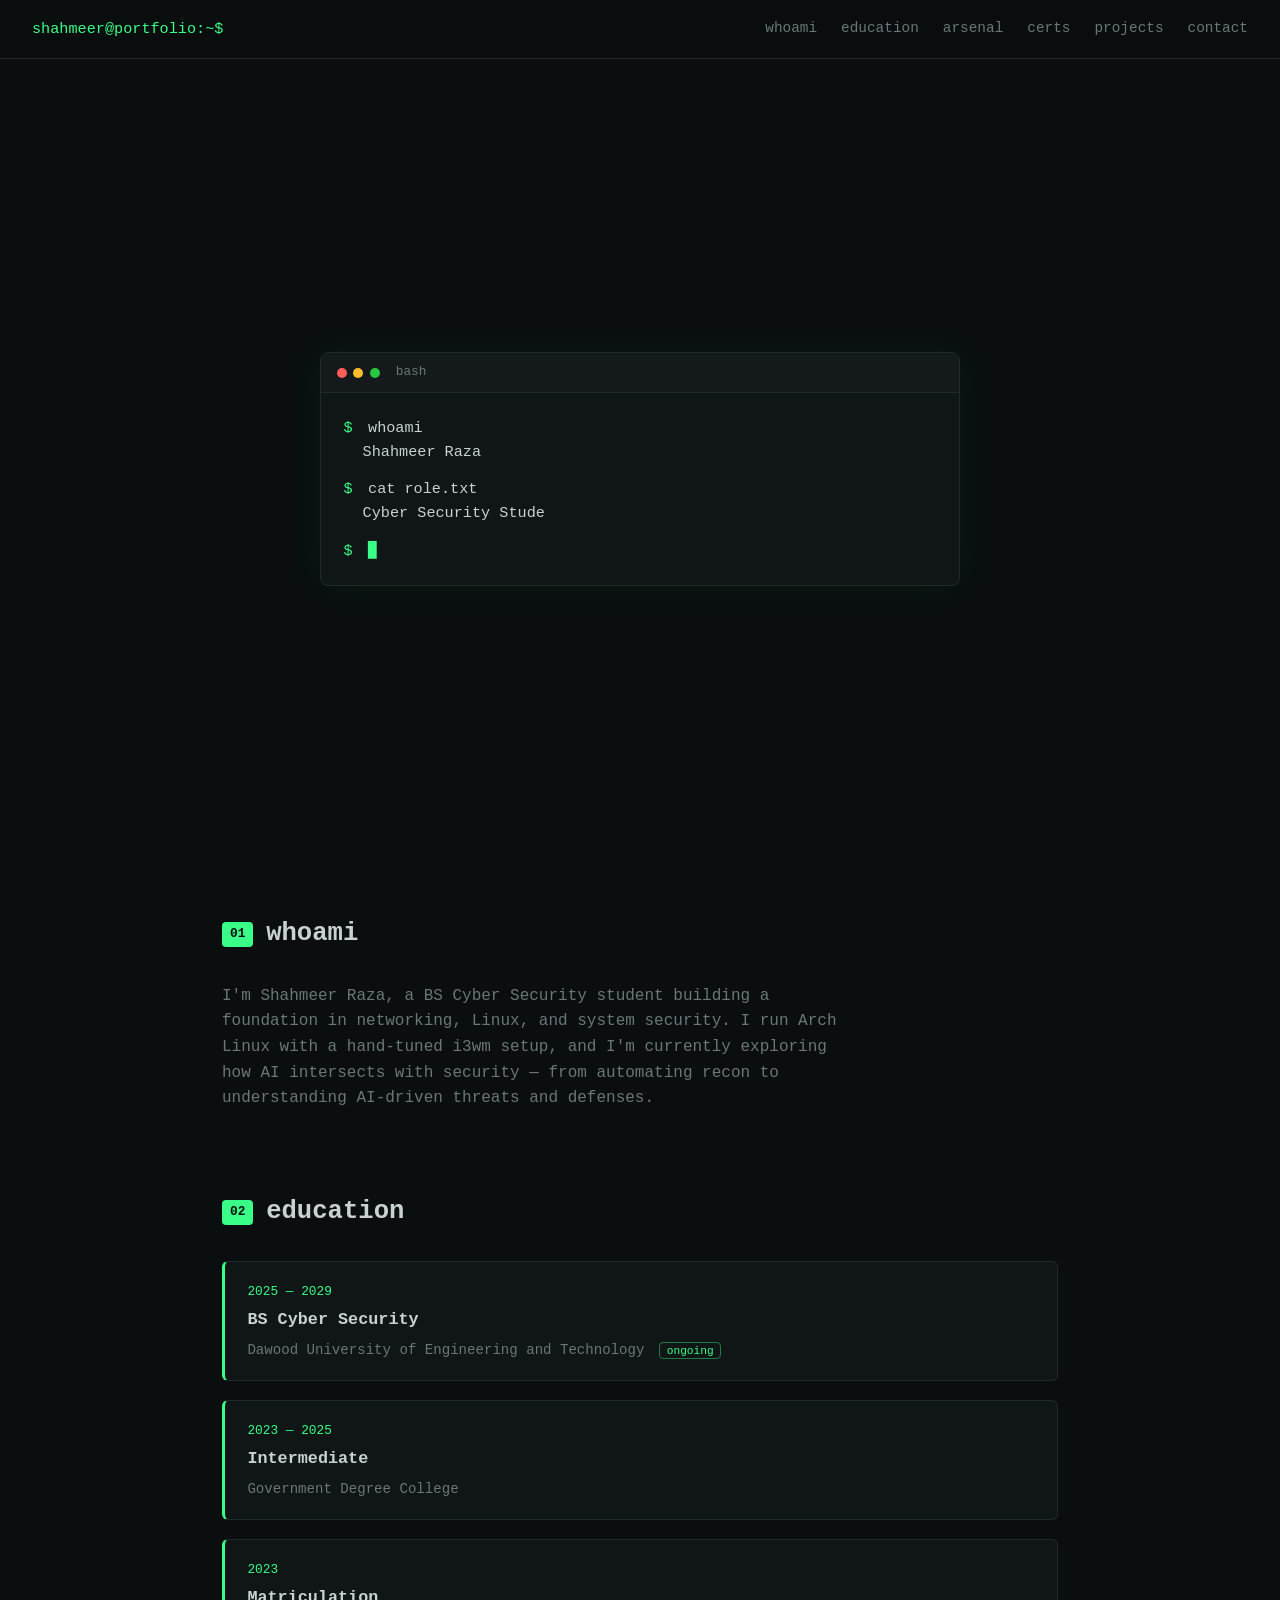
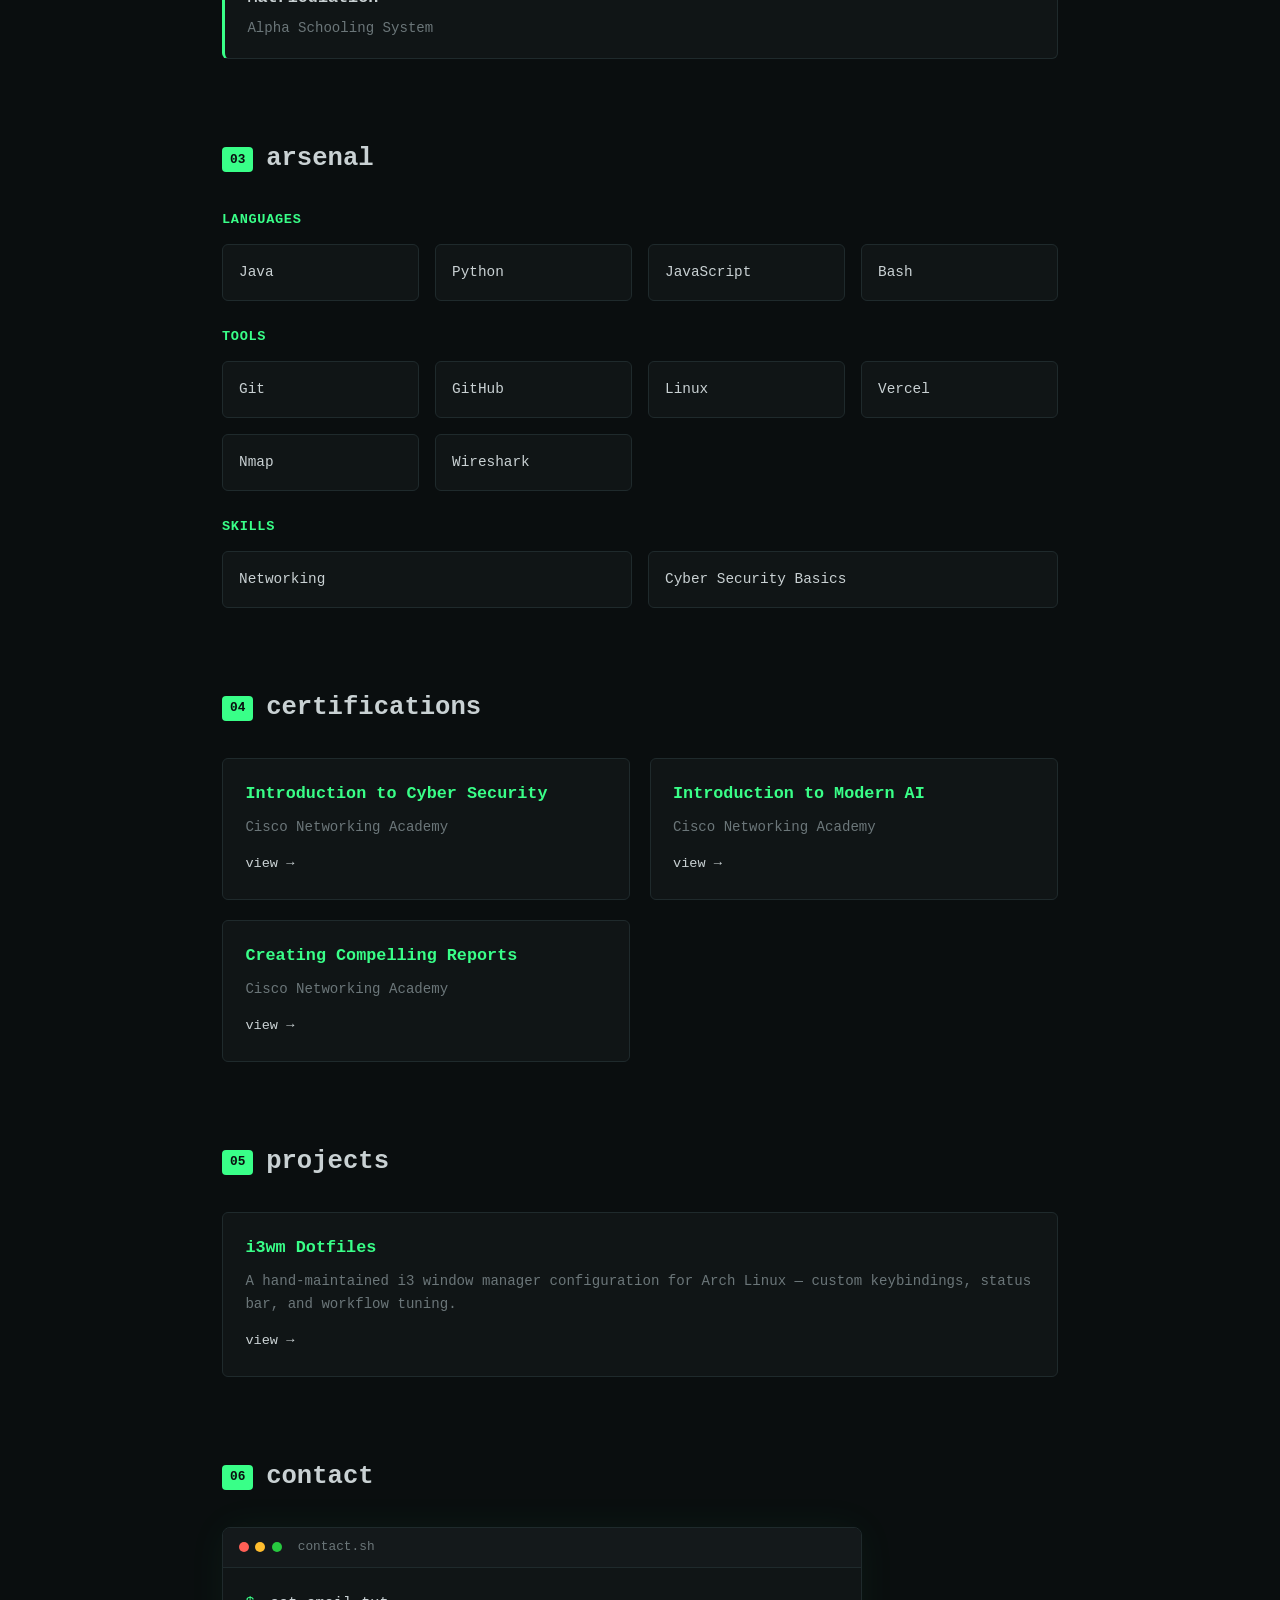
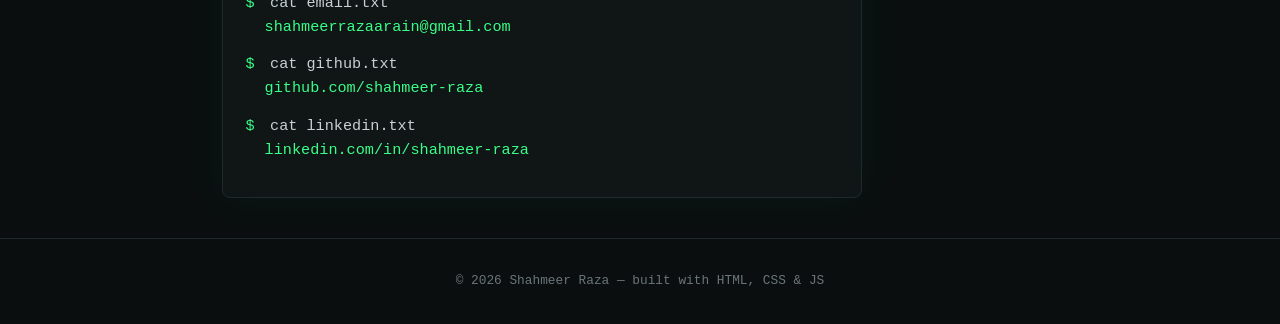
<file: index.html>
<!DOCTYPE html>
<html lang="en">
<head>
<meta charset="UTF-8">
<meta name="viewport" content="width=device-width, initial-scale=1.0">
<title>Shahmeer Raza</title>
<link rel="stylesheet" href="style.css">
</head>
<body>

<nav class="navbar">
  <div class="logo">shahmeer<span class="blink">@</span>portfolio:~$</div>
  <ul class="nav-links">
    <li><a href="#about">whoami</a></li>
    <li><a href="#education">education</a></li>
    <li><a href="#skills">arsenal</a></li>
    <li><a href="#certifications">certs</a></li>
    <li><a href="#projects">projects</a></li>
    <li><a href="#contact">contact</a></li>
  </ul>
</nav>

<header class="hero" id="home">
  <div class="terminal">
    <div class="terminal-bar">
      <span class="dot red"></span><span class="dot yellow"></span><span class="dot green"></span>
      <span class="terminal-title">bash</span>
    </div>
    <div class="terminal-body">
      <p><span class="prompt">$</span> whoami</p>
      <p class="output">Shahmeer Raza</p>
      <p><span class="prompt">$</span> cat role.txt</p>
      <p class="output" id="typewriter"></p>
      <p><span class="prompt">$</span> <span class="cursor">▊</span></p>
    </div>
  </div>
</header>

<section id="about" class="section">
  <h2><span class="tag">01</span> whoami</h2>
  <p class="about-text">
    I'm Shahmeer Raza, a BS Cyber Security student building a foundation in
    networking, Linux, and system security. I run Arch Linux with a hand-tuned
    i3wm setup, and I'm currently exploring how AI intersects with security —
    from automating recon to understanding AI-driven threats and defenses.
  </p>
</section>

<section id="education" class="section">
  <h2><span class="tag">02</span> education</h2>
  <div class="timeline">
    <div class="timeline-item">
      <div class="timeline-year">2025 — 2029</div>
      <h3>BS Cyber Security</h3>
      <p>Dawood University of Engineering and Technology <span class="status">ongoing</span></p>
    </div>
    <div class="timeline-item">
      <div class="timeline-year">2023 — 2025</div>
      <h3>Intermediate</h3>
      <p>Government Degree College</p>
    </div>
    <div class="timeline-item">
      <div class="timeline-year">2023</div>
      <h3>Matriculation</h3>
      <p>Alpha Schooling System</p>
    </div>
  </div>
</section>

<section id="skills" class="section">
  <h2><span class="tag">03</span> arsenal</h2>

  <h3 class="skill-subheading">languages</h3>
  <div class="skills-grid">
    <div class="skill-card">Java</div>
    <div class="skill-card">Python</div>
    <div class="skill-card">JavaScript</div>
    <div class="skill-card">Bash</div>
  </div>

  <h3 class="skill-subheading">tools</h3>
  <div class="skills-grid">
    <div class="skill-card">Git</div>
    <div class="skill-card">GitHub</div>
    <div class="skill-card">Linux</div>
    <div class="skill-card">Vercel</div>
    <div class="skill-card">Nmap</div>
    <div class="skill-card">Wireshark</div>
  </div>

  <h3 class="skill-subheading">skills</h3>
  <div class="skills-grid">
    <div class="skill-card">Networking</div>
    <div class="skill-card">Cyber Security Basics</div>
  </div>
</section>

<section id="certifications" class="section">
  <h2><span class="tag">04</span> certifications</h2>
  <div class="projects-grid certs-grid">
    <div class="project-card clickable" onclick="window.open('https://www.credly.com/badges/c094cd8d-8614-4144-8c09-9433ae8f89b5/public_url', '_blank')">
      <h3>Introduction to Cyber Security</h3>
      <p>Cisco Networking Academy</p>
      <a href="https://www.credly.com/badges/c094cd8d-8614-4144-8c09-9433ae8f89b5/public_url" target="_blank" onclick="event.stopPropagation()">view →</a>
    </div>
    <div class="project-card clickable" onclick="window.open('https://www.credly.com/badges/689061c9-4a42-4db1-a50c-837153b56709/public_url', '_blank')">
      <h3>Introduction to Modern AI</h3>
      <p>Cisco Networking Academy</p>
      <a href="https://www.credly.com/badges/689061c9-4a42-4db1-a50c-837153b56709/public_url" target="_blank" onclick="event.stopPropagation()">view →</a>
    </div>
    <div class="project-card clickable" onclick="window.open('https://www.credly.com/badges/eec60b96-b740-4bf0-8bd3-a4e6fe70ecad/public_url', '_blank')">
      <h3>Creating Compelling Reports</h3>
      <p>Cisco Networking Academy</p>
      <a href="https://www.credly.com/badges/eec60b96-b740-4bf0-8bd3-a4e6fe70ecad/public_url" target="_blank" onclick="event.stopPropagation()">view →</a>
    </div>
  </div>
</section>

<section id="projects" class="section">
  <h2><span class="tag">05</span> projects</h2>
  <div class="projects-grid">
    <div class="project-card clickable" onclick="window.open('https://github.com/shahmeer-raza/i3dots', '_blank')">
      <h3>i3wm Dotfiles</h3>
      <p>A hand-maintained i3 window manager configuration for Arch Linux — custom keybindings, status bar, and workflow tuning.</p>
      <a href="https://github.com/shahmeer-raza/i3dots" target="_blank" onclick="event.stopPropagation()">view →</a>
    </div>
  </div>
</section>

<section id="contact" class="section">
  <h2><span class="tag">06</span> contact</h2>
  <div class="terminal contact-terminal">
    <div class="terminal-bar">
      <span class="dot red"></span><span class="dot yellow"></span><span class="dot green"></span>
      <span class="terminal-title">contact.sh</span>
    </div>
    <div class="terminal-body">
      <p><span class="prompt">$</span> cat email.txt</p>
      <p class="output"><a href="mailto:shahmeerrazaarain@gmail.com">shahmeerrazaarain@gmail.com</a></p>
      <p><span class="prompt">$</span> cat github.txt</p>
      <p class="output"><a href="https://github.com/shahmeer-raza" target="_blank">github.com/shahmeer-raza</a></p>
      <p><span class="prompt">$</span> cat linkedin.txt</p>
      <p class="output"><a href="https://www.linkedin.com/in/shahmeer-raza171/" target="_blank">linkedin.com/in/shahmeer-raza</a></p>
    </div>
  </div>
</section>

<footer>
  <p>&copy; <span id="year"></span> Shahmeer Raza — built with HTML, CSS &amp; JS</p>
</footer>

<script src="script.js"></script>
</body>
</html>
</file>
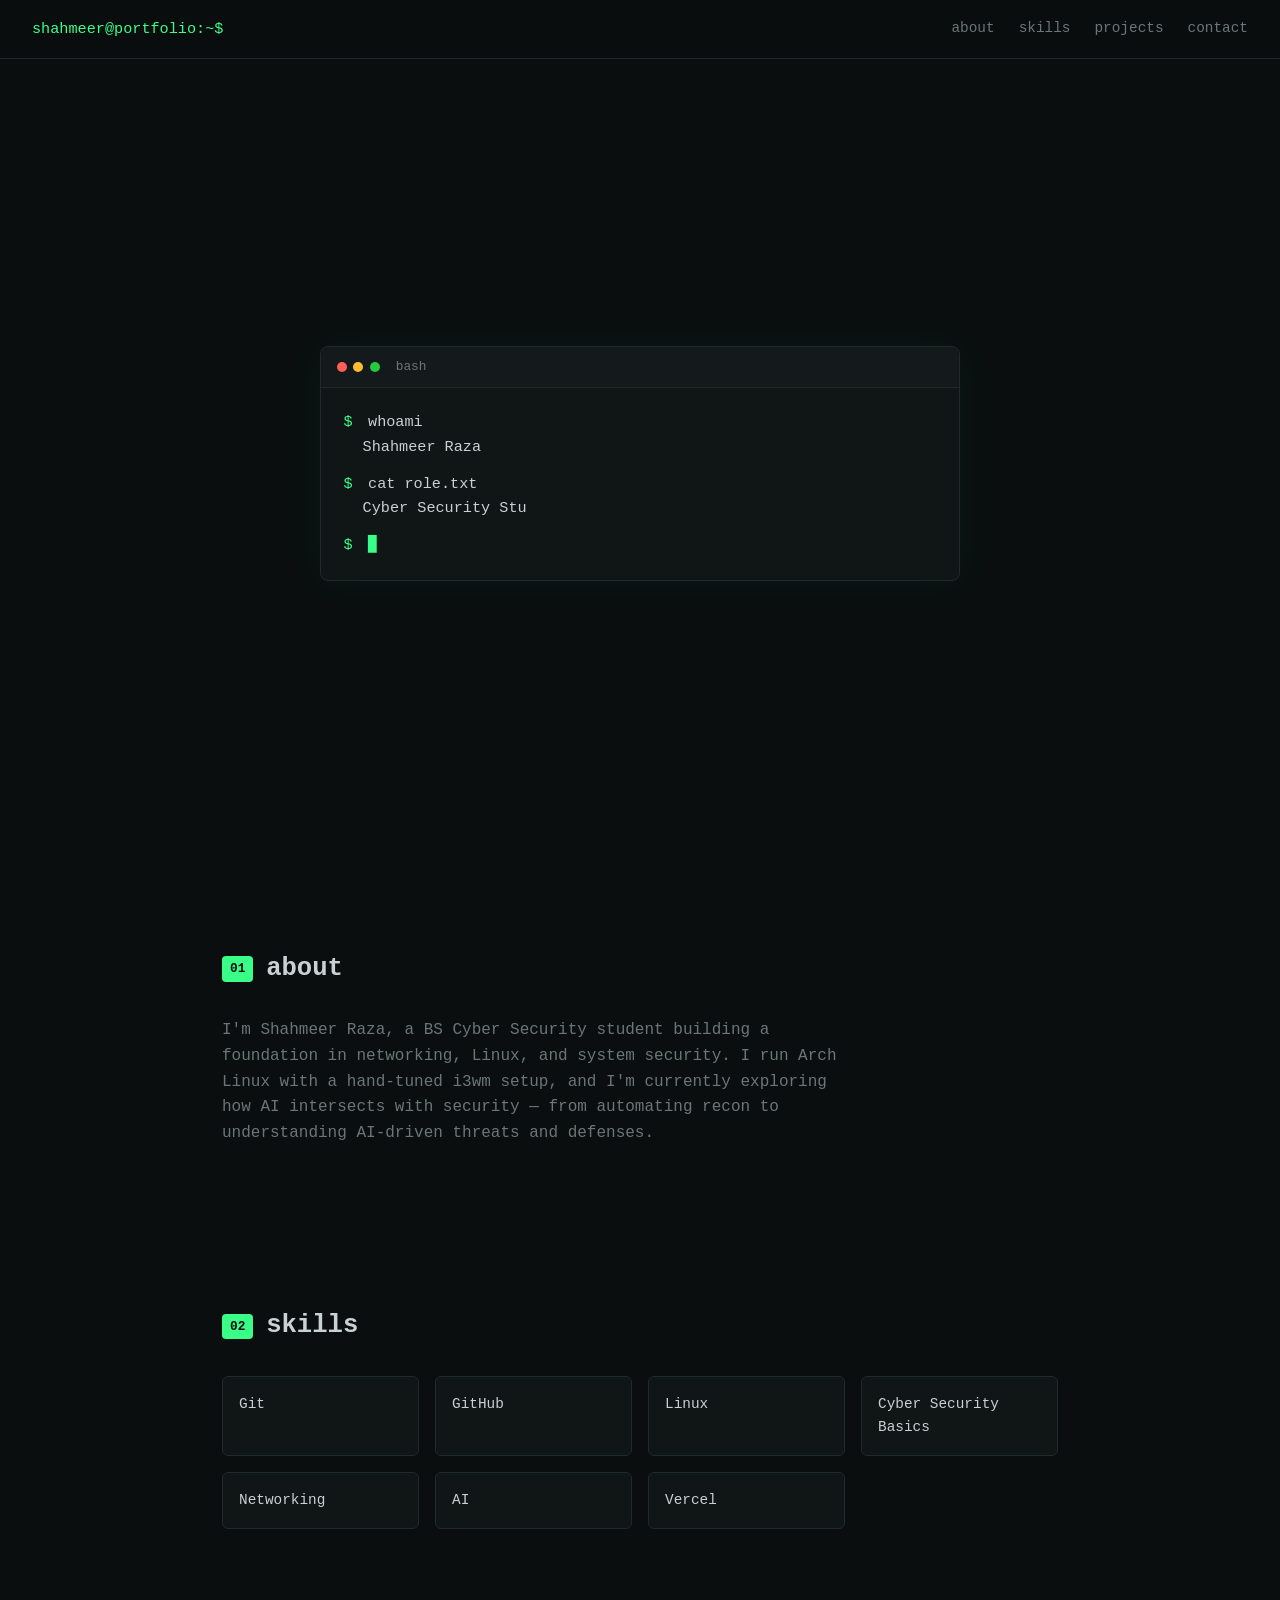
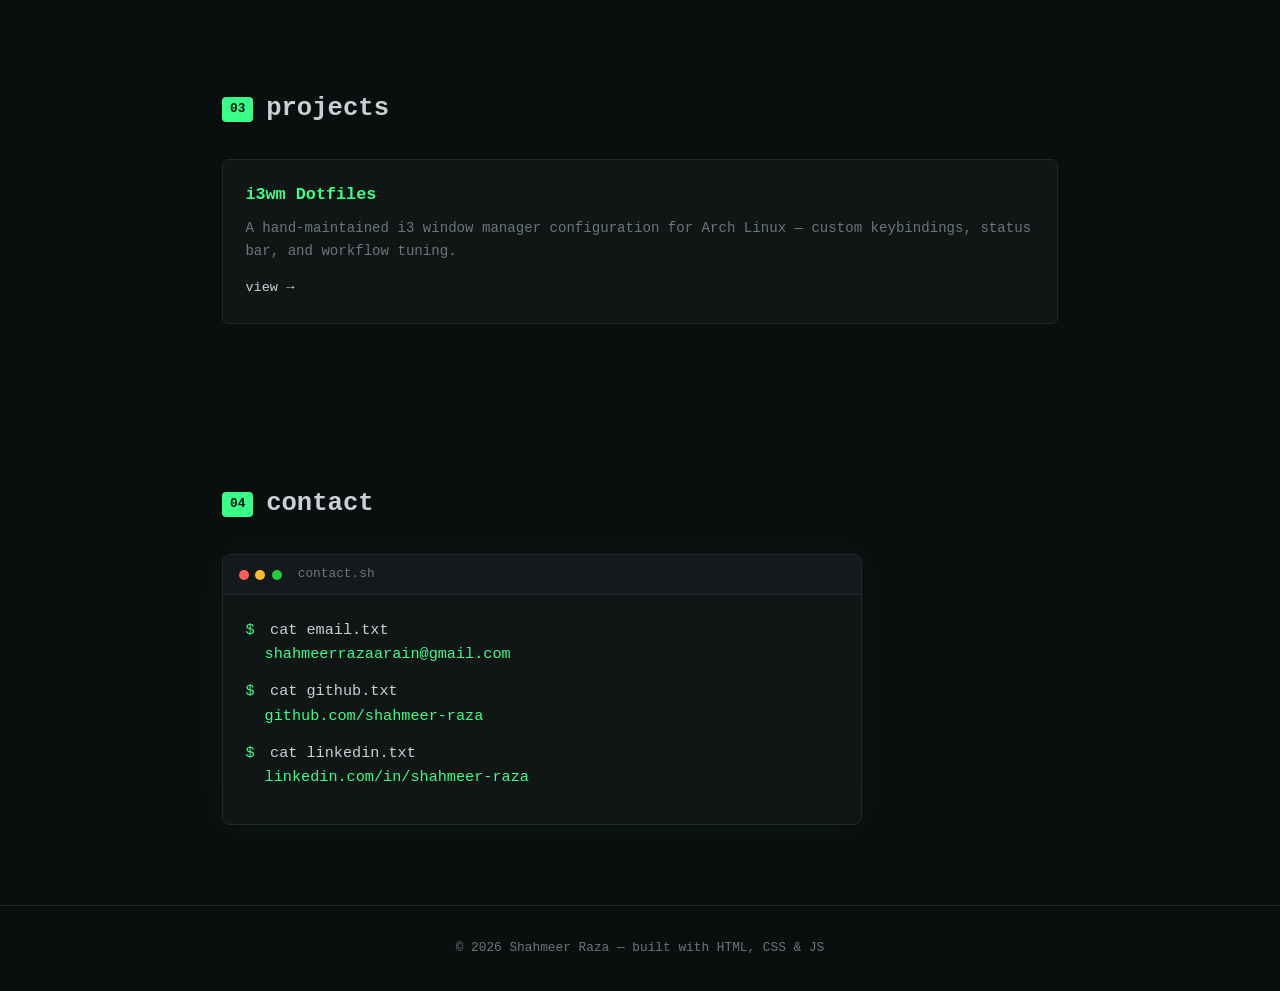
<file: Portfolio/index.html>
<!DOCTYPE html>
<html lang="en">
<head>
<meta charset="UTF-8">
<meta name="viewport" content="width=device-width, initial-scale=1.0">
<title>shahmeer@portfolio ~ </title>
<link rel="stylesheet" href="style.css">
</head>
<body>

<nav class="navbar">
  <div class="logo">shahmeer<span class="blink">@</span>portfolio:~$</div>
  <ul class="nav-links">
    <li><a href="#about">about</a></li>
    <li><a href="#skills">skills</a></li>
    <li><a href="#projects">projects</a></li>
    <li><a href="#contact">contact</a></li>
  </ul>
</nav>

<header class="hero" id="home">
  <div class="terminal">
    <div class="terminal-bar">
      <span class="dot red"></span><span class="dot yellow"></span><span class="dot green"></span>
      <span class="terminal-title">bash</span>
    </div>
    <div class="terminal-body">
      <p><span class="prompt">$</span> whoami</p>
      <p class="output">Shahmeer Raza</p>
      <p><span class="prompt">$</span> cat role.txt</p>
      <p class="output" id="typewriter"></p>
      <p><span class="prompt">$</span> <span class="cursor">▊</span></p>
    </div>
  </div>
</header>

<section id="about" class="section">
  <h2><span class="tag">01</span> about</h2>
  <p class="about-text">
    I'm Shahmeer Raza, a BS Cyber Security student building a foundation in
    networking, Linux, and system security. I run Arch Linux with a hand-tuned
    i3wm setup, and I'm currently exploring how AI intersects with security —
    from automating recon to understanding AI-driven threats and defenses.
  </p>
</section>

<section id="skills" class="section">
  <h2><span class="tag">02</span> skills</h2>
  <div class="skills-grid">
    <div class="skill-card">Git</div>
    <div class="skill-card">GitHub</div>
    <div class="skill-card">Linux</div>
    <div class="skill-card">Cyber Security Basics</div>
    <div class="skill-card">Networking</div>
    <div class="skill-card">AI</div>
    <div class="skill-card">Vercel</div>
  </div>
</section>

<section id="projects" class="section">
  <h2><span class="tag">03</span> projects</h2>
  <div class="projects-grid">
    <div class="project-card">
      <h3>i3wm Dotfiles</h3>
      <p>A hand-maintained i3 window manager configuration for Arch Linux — custom keybindings, status bar, and workflow tuning.</p>
      <a href="https://github.com/shahmeer-raza" target="_blank">view →</a>
    </div>
  </div>
</section>

<section id="contact" class="section">
  <h2><span class="tag">04</span> contact</h2>
  <div class="terminal contact-terminal">
    <div class="terminal-bar">
      <span class="dot red"></span><span class="dot yellow"></span><span class="dot green"></span>
      <span class="terminal-title">contact.sh</span>
    </div>
    <div class="terminal-body">
      <p><span class="prompt">$</span> cat email.txt</p>
      <p class="output"><a href="mailto:shahmeerrazaarain@gmail.com">shahmeerrazaarain@gmail.com</a></p>
      <p><span class="prompt">$</span> cat github.txt</p>
      <p class="output"><a href="https://github.com/shahmeer-raza" target="_blank">github.com/shahmeer-raza</a></p>
      <p><span class="prompt">$</span> cat linkedin.txt</p>
      <p class="output"><a href="https://www.linkedin.com/in/shahmeer-raza171/" target="_blank">linkedin.com/in/shahmeer-raza</a></p>
    </div>
  </div>
</section>

<footer>
  <p>&copy; <span id="year"></span> Shahmeer Raza — built with HTML, CSS &amp; JS</p>
</footer>

<script src="script.js"></script>
</body>
</html>
</file>
<file: style.css>
:root {
  --bg: #0a0e0f;
  --bg-alt: #101516;
  --green: #39ff88;
  --green-dim: #1e7a4a;
  --text: #c9d1d3;
  --text-dim: #6b7679;
  --border: #1f2a2c;
  --mono: "JetBrains Mono", "Fira Code", ui-monospace, monospace;
}

* { margin: 0; padding: 0; box-sizing: border-box; }

html, body {
  overflow-x: hidden;
  max-width: 100%;
}

body {
  background: var(--bg);
  color: var(--text);
  font-family: var(--mono);
  line-height: 1.6;
  padding-top: 64px;
}

/* Navbar */
.navbar {
  position: fixed;
  top: 0;
  left: 0;
  width: 100%;
  display: flex;
  flex-wrap: wrap;
  justify-content: space-between;
  align-items: center;
  gap: 0.6rem;
  padding: 1rem 2rem;
  background: rgba(10,14,15,0.9);
  backdrop-filter: blur(6px);
  border-bottom: 1px solid var(--border);
  z-index: 10;
}
.logo { color: var(--green); font-size: 0.95rem; }
.blink { animation: blink 1.2s infinite; }
@keyframes blink { 50% { opacity: 0; } }
.nav-links { display: flex; gap: 1.5rem; list-style: none; }
.nav-links a {
  color: var(--text-dim);
  text-decoration: none;
  font-size: 0.9rem;
  transition: color 0.2s;
}
.nav-links a:hover { color: var(--green); }

/* Hero */
.hero {
  min-height: 90vh;
  display: flex;
  align-items: center;
  justify-content: center;
  padding: 2rem 1rem;
}
.terminal {
  width: 100%;
  max-width: 640px;
  background: var(--bg-alt);
  border: 1px solid var(--border);
  border-radius: 8px;
  overflow: hidden;
  box-shadow: 0 0 40px rgba(57,255,136,0.05);
}
.terminal-bar {
  display: flex;
  align-items: center;
  gap: 0.4rem;
  padding: 0.6rem 1rem;
  background: #14191b;
  border-bottom: 1px solid var(--border);
}
.dot { width: 10px; height: 10px; border-radius: 50%; }
.red { background: #ff5f56; }
.yellow { background: #ffbd2e; }
.green { background: #27c93f; }
.terminal-title { margin-left: 0.6rem; color: var(--text-dim); font-size: 0.8rem; }
.terminal-body { padding: 1.4rem; font-size: 0.95rem; }
.prompt { color: var(--green); margin-right: 0.4rem; }
.output { color: var(--text); margin-bottom: 0.8rem; padding-left: 1.2rem; }
.cursor { animation: blink 1s infinite; color: var(--green); }

/* Sections */
.section { max-width: 900px; margin: 0 auto; padding: 2.5rem 2rem; }
.section h2 {
  font-size: 1.6rem;
  margin-bottom: 1.8rem;
  color: var(--text);
  display: flex;
  align-items: center;
  gap: 0.8rem;
}
.tag {
  font-size: 0.8rem;
  color: var(--bg);
  background: var(--green);
  padding: 0.15rem 0.5rem;
  border-radius: 4px;
}
.about-text { color: var(--text-dim); max-width: 65ch; }

/* Education Timeline */
.timeline {
  display: flex;
  flex-direction: column;
  gap: 1.2rem;
}
.timeline-item {
  background: var(--bg-alt);
  border: 1px solid var(--border);
  border-left: 3px solid var(--green);
  border-radius: 6px;
  padding: 1.2rem 1.4rem;
  transition: border-color 0.2s, transform 0.2s;
}
.timeline-item:hover { transform: translateY(-2px); }
.timeline-year {
  color: var(--green);
  font-size: 0.8rem;
  margin-bottom: 0.3rem;
}
.timeline-item h3 { color: var(--text); font-size: 1.05rem; margin-bottom: 0.3rem; }
.timeline-item p { color: var(--text-dim); font-size: 0.88rem; }

.status {
  font-size: 0.7rem;
  color: var(--green);
  border: 1px solid var(--green-dim);
  padding: 0.1rem 0.4rem;
  border-radius: 4px;
  margin-left: 0.4rem;
}

/* Skills */
.skill-subheading {
  color: var(--green);
  font-size: 0.85rem;
  text-transform: uppercase;
  letter-spacing: 0.05em;
  margin: 1.6rem 0 0.8rem;
}
.skill-subheading:first-of-type { margin-top: 0; }
.skills-grid {
  display: grid;
  grid-template-columns: repeat(auto-fit, minmax(180px, 1fr));
  gap: 1rem;
}
.skill-card {
  background: var(--bg-alt);
  border: 1px solid var(--border);
  padding: 1rem;
  border-radius: 6px;
  font-size: 0.9rem;
  transition: border-color 0.2s, transform 0.2s;
}
.skill-card:hover { border-color: var(--green-dim); transform: translateY(-2px); }

/* Projects */
.projects-grid {
  display: grid;
  grid-template-columns: repeat(auto-fit, minmax(240px, 1fr));
  gap: 1.2rem;
}
.project-card {
  background: var(--bg-alt);
  border: 1px solid var(--border);
  border-radius: 6px;
  padding: 1.4rem;
  transition: border-color 0.2s, transform 0.2s;
}
.project-card:hover { border-color: var(--green); transform: translateY(-3px); }
.project-card h3 { color: var(--green); margin-bottom: 0.5rem; font-size: 1.05rem; }
.project-card p { color: var(--text-dim); font-size: 0.88rem; margin-bottom: 0.8rem; }
.project-card a { color: var(--text); font-size: 0.85rem; text-decoration: none; }
.project-card a:hover { color: var(--green); }

.certs-grid { grid-template-columns: repeat(2, 1fr); }

/* Contact */
.contact-terminal { max-width: 640px; }
.contact-terminal a { color: var(--green); text-decoration: none; }
.contact-terminal a:hover { text-decoration: underline; }

footer {
  text-align: center;
  padding: 2rem;
  color: var(--text-dim);
  font-size: 0.8rem;
  border-top: 1px solid var(--border);
}

/* Tablet */
@media (max-width: 768px) {
  .section { padding: 2rem 1.5rem; }
  .skills-grid { grid-template-columns: repeat(auto-fit, minmax(140px, 1fr)); }
  .projects-grid { grid-template-columns: 1fr; }
  .certs-grid { grid-template-columns: 1fr; }
}

/* Mobile */
@media (max-width: 600px) {
  .navbar { padding: 0.8rem 1.2rem; }
  .logo { font-size: 0.8rem; }
  .nav-links { gap: 0.9rem; width: 100%; justify-content: center; }
  .nav-links a { font-size: 0.8rem; }
  .section { padding: 1.8rem 1.2rem; }
  .section h2 { font-size: 1.35rem; }
  .terminal-body { padding: 1rem; font-size: 0.85rem; }
  .skills-grid { grid-template-columns: repeat(auto-fit, minmax(120px, 1fr)); gap: 0.7rem; }
  .skill-card { padding: 0.8rem; font-size: 0.85rem; }
  .project-card { padding: 1.1rem; }
}

/* Small phones */
@media (max-width: 400px) {
  body { padding-top: 90px; }
  .navbar { flex-direction: column; align-items: flex-start; }
  .nav-links { justify-content: flex-start; gap: 0.7rem; flex-wrap: wrap; }
  .logo { font-size: 0.75rem; }
  .terminal-title { font-size: 0.75rem; }
  .terminal-body { font-size: 0.8rem; padding: 0.9rem; }
  .about-text { font-size: 0.9rem; }
}
</file>
<file: Portfolio/style.css>
:root {
  --bg: #0a0e0f;
  --bg-alt: #101516;
  --green: #39ff88;
  --green-dim: #1e7a4a;
  --text: #c9d1d3;
  --text-dim: #6b7679;
  --border: #1f2a2c;
  --mono: "JetBrains Mono", "Fira Code", ui-monospace, monospace;
}

* { margin: 0; padding: 0; box-sizing: border-box; }

body {
  background: var(--bg);
  color: var(--text);
  font-family: var(--mono);
  line-height: 1.6;
}

/* Navbar */
.navbar {
  position: sticky;
  top: 0;
  display: flex;
  justify-content: space-between;
  align-items: center;
  padding: 1rem 2rem;
  background: rgba(10,14,15,0.9);
  backdrop-filter: blur(6px);
  border-bottom: 1px solid var(--border);
  z-index: 10;
}
.logo { color: var(--green); font-size: 0.95rem; }
.blink { animation: blink 1.2s infinite; }
@keyframes blink { 50% { opacity: 0; } }
.nav-links { display: flex; gap: 1.5rem; list-style: none; }
.nav-links a {
  color: var(--text-dim);
  text-decoration: none;
  font-size: 0.9rem;
  transition: color 0.2s;
}
.nav-links a:hover { color: var(--green); }

/* Hero */
.hero {
  min-height: 90vh;
  display: flex;
  align-items: center;
  justify-content: center;
  padding: 2rem;
}
.terminal {
  width: 100%;
  max-width: 640px;
  background: var(--bg-alt);
  border: 1px solid var(--border);
  border-radius: 8px;
  overflow: hidden;
  box-shadow: 0 0 40px rgba(57,255,136,0.05);
}
.terminal-bar {
  display: flex;
  align-items: center;
  gap: 0.4rem;
  padding: 0.6rem 1rem;
  background: #14191b;
  border-bottom: 1px solid var(--border);
}
.dot { width: 10px; height: 10px; border-radius: 50%; }
.red { background: #ff5f56; }
.yellow { background: #ffbd2e; }
.green { background: #27c93f; }
.terminal-title { margin-left: 0.6rem; color: var(--text-dim); font-size: 0.8rem; }
.terminal-body { padding: 1.4rem; font-size: 0.95rem; }
.prompt { color: var(--green); margin-right: 0.4rem; }
.output { color: var(--text); margin-bottom: 0.8rem; padding-left: 1.2rem; }
.cursor { animation: blink 1s infinite; color: var(--green); }

/* Sections */
.section { max-width: 900px; margin: 0 auto; padding: 5rem 2rem; }
.section h2 {
  font-size: 1.6rem;
  margin-bottom: 1.8rem;
  color: var(--text);
  display: flex;
  align-items: center;
  gap: 0.8rem;
}
.tag {
  font-size: 0.8rem;
  color: var(--bg);
  background: var(--green);
  padding: 0.15rem 0.5rem;
  border-radius: 4px;
}
.about-text { color: var(--text-dim); max-width: 65ch; }

/* Skills */
.skills-grid {
  display: grid;
  grid-template-columns: repeat(auto-fit, minmax(180px, 1fr));
  gap: 1rem;
}
.skill-card {
  background: var(--bg-alt);
  border: 1px solid var(--border);
  padding: 1rem;
  border-radius: 6px;
  font-size: 0.9rem;
  transition: border-color 0.2s, transform 0.2s;
}
.skill-card:hover { border-color: var(--green-dim); transform: translateY(-2px); }

/* Projects */
.projects-grid {
  display: grid;
  grid-template-columns: repeat(auto-fit, minmax(240px, 1fr));
  gap: 1.2rem;
}
.project-card {
  background: var(--bg-alt);
  border: 1px solid var(--border);
  border-radius: 6px;
  padding: 1.4rem;
  transition: border-color 0.2s, transform 0.2s;
}
.project-card:hover { border-color: var(--green); transform: translateY(-3px); }
.project-card h3 { color: var(--green); margin-bottom: 0.5rem; font-size: 1.05rem; }
.project-card p { color: var(--text-dim); font-size: 0.88rem; margin-bottom: 0.8rem; }
.project-card a { color: var(--text); font-size: 0.85rem; text-decoration: none; }
.project-card a:hover { color: var(--green); }

/* Contact */
.contact-terminal { max-width: 640px; }
.contact-terminal a { color: var(--green); text-decoration: none; }
.contact-terminal a:hover { text-decoration: underline; }

footer {
  text-align: center;
  padding: 2rem;
  color: var(--text-dim);
  font-size: 0.8rem;
  border-top: 1px solid var(--border);
}

@media (max-width: 600px) {
  .nav-links { gap: 0.9rem; }
  .nav-links a { font-size: 0.8rem; }
  .section { padding: 3.5rem 1.2rem; }
}
</file>
